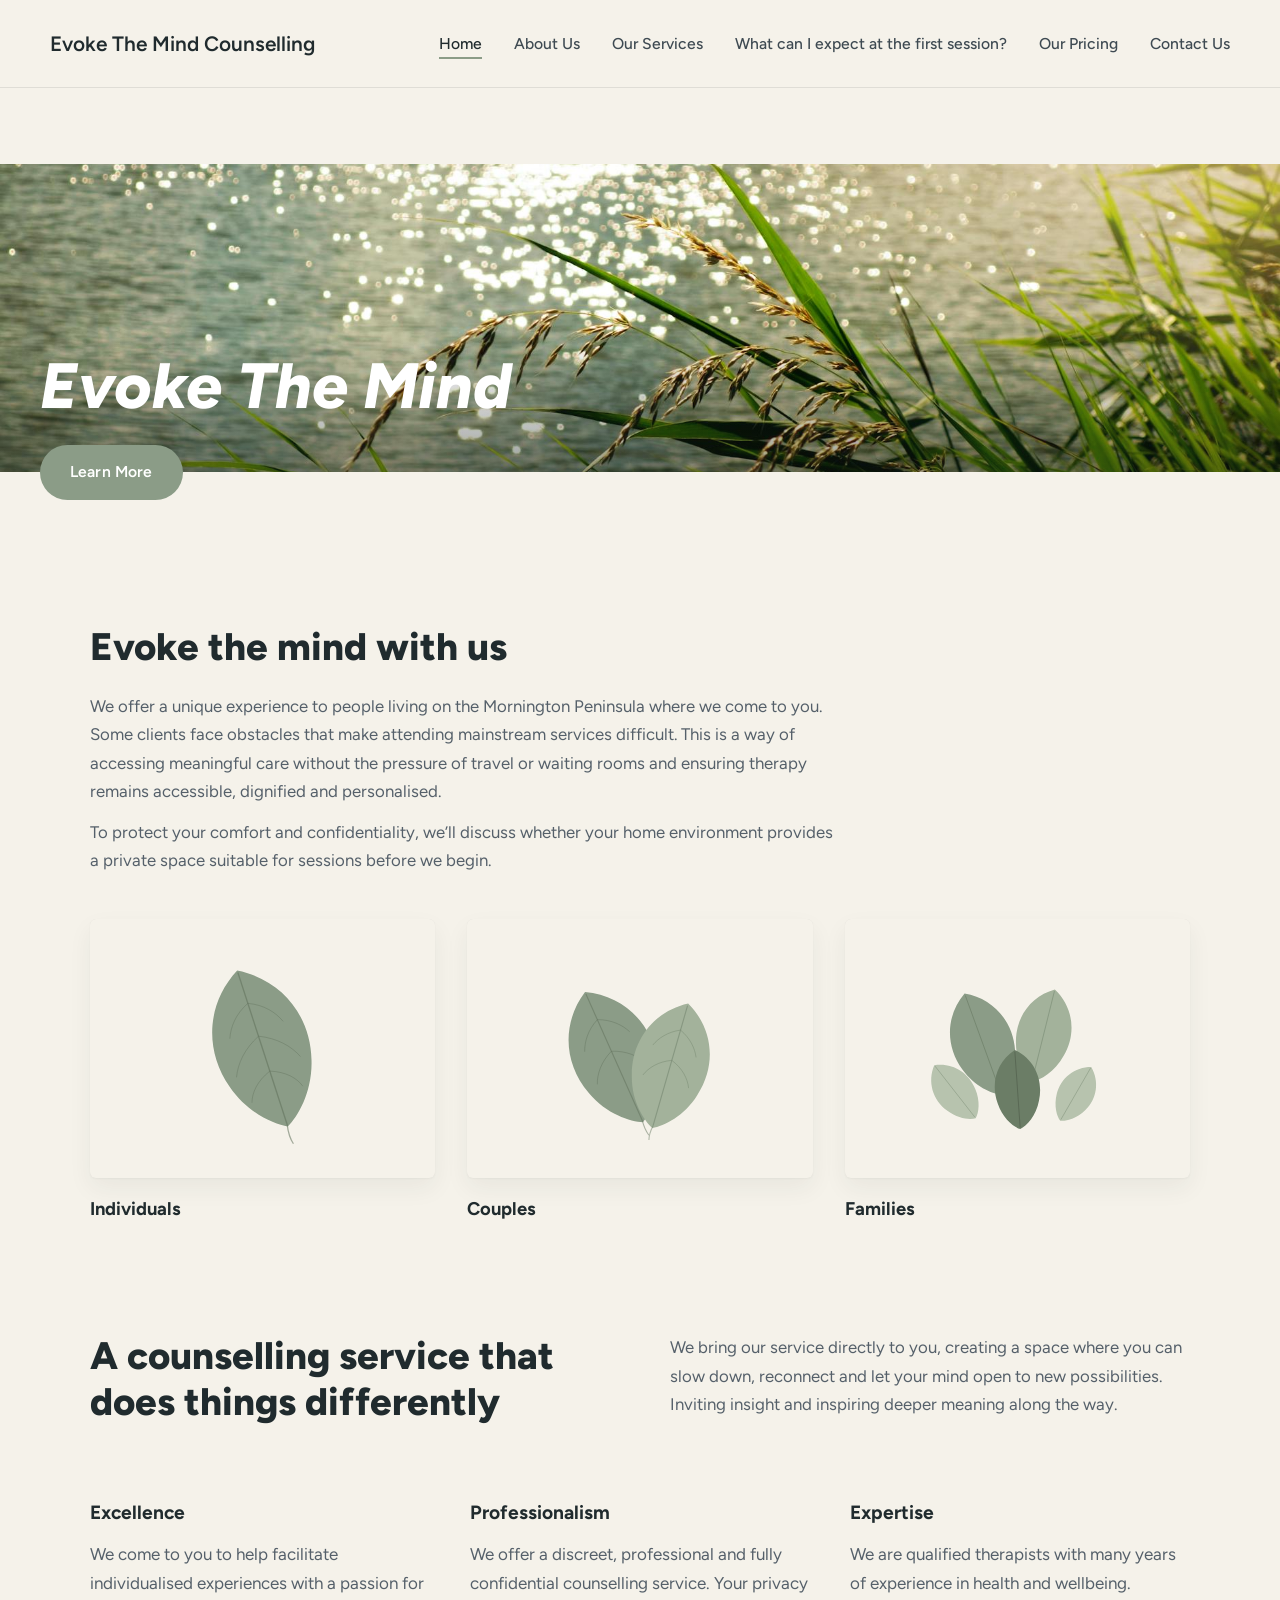
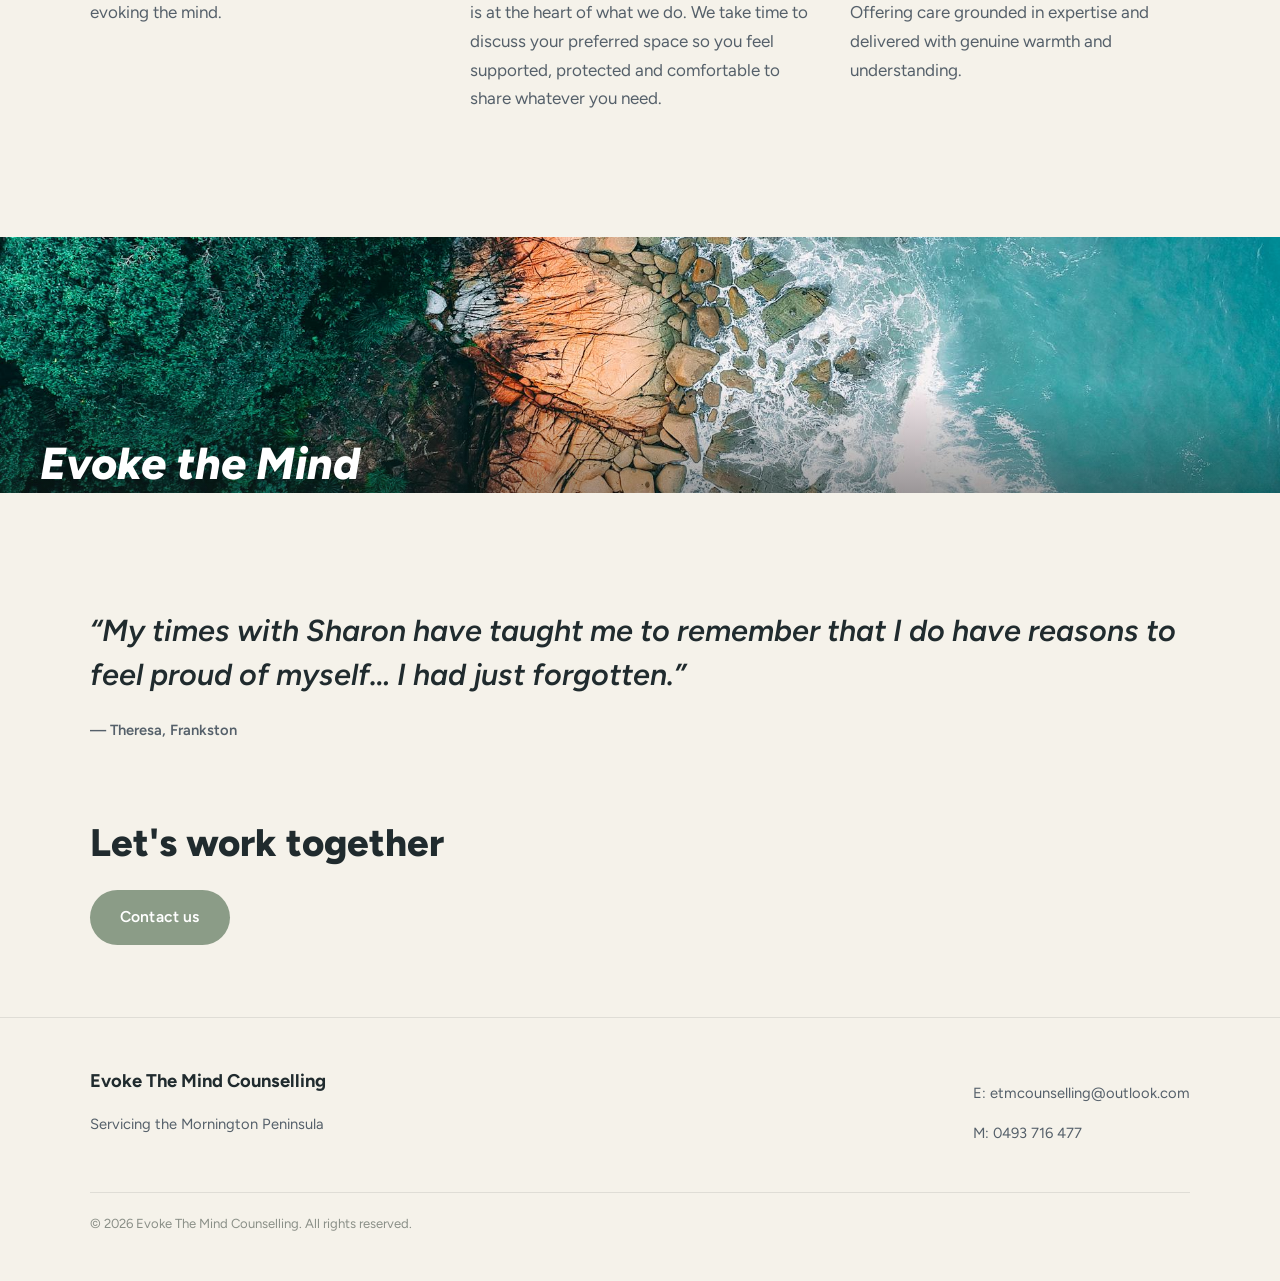
<file: index.html>
<!DOCTYPE html>
<html lang="en-AU">
<head>
<meta charset="UTF-8">
<meta name="viewport" content="width=device-width, initial-scale=1">
<title>Counselling Mornington Peninsula | Evoke The Mind Counselling</title>
<meta name="description" content="Face-to-face, video and phone counselling on the Mornington Peninsula. We come to you — individual, couples and family counselling with Evoke The Mind Counselling.">
<link rel="canonical" href="https://sk2026-web.github.io/etmcounselling/">
<meta name="robots" content="index, follow">
<meta property="og:type" content="website">
<meta property="og:title" content="Counselling Mornington Peninsula | Evoke The Mind Counselling">
<meta property="og:description" content="Face-to-face, video and phone counselling on the Mornington Peninsula. We come to you — individual, couples and family counselling with Evoke The Mind Counselling.">
<meta property="og:url" content="https://sk2026-web.github.io/etmcounselling/">
<meta property="og:image" content="https://sk2026-web.github.io/etmcounselling/images/hero-coast.jpg">
<meta property="og:locale" content="en_AU">
<meta property="og:site_name" content="Evoke The Mind Counselling">
<meta name="twitter:card" content="summary_large_image">
<meta name="twitter:title" content="Counselling Mornington Peninsula | Evoke The Mind Counselling">
<meta name="twitter:description" content="Face-to-face, video and phone counselling on the Mornington Peninsula. We come to you — individual, couples and family counselling with Evoke The Mind Counselling.">
<meta name="twitter:image" content="https://sk2026-web.github.io/etmcounselling/images/hero-coast.jpg">
<link rel="icon" type="image/png" href="images/favicon.png">
<link rel="stylesheet" href="css/style.css">
<script type="application/ld+json">
{
  "@context": "https://schema.org",
  "@type": "ProfessionalService",
  "name": "Evoke The Mind Counselling",
  "description": "Face-to-face, video and phone counselling on the Mornington Peninsula. We come to you — individual, couples and family counselling.",
  "url": "https://sk2026-web.github.io/etmcounselling/",
  "telephone": "+61493716477",
  "email": "etmcounselling@outlook.com",
  "areaServed": {
    "@type": "Place",
    "name": "Mornington Peninsula, Victoria, Australia"
  },
  "address": {
    "@type": "PostalAddress",
    "addressRegion": "VIC",
    "addressCountry": "AU"
  },
  "openingHoursSpecification": {
    "@type": "OpeningHoursSpecification",
    "dayOfWeek": ["Monday", "Tuesday", "Wednesday", "Thursday"],
    "opens": "09:30",
    "closes": "16:30"
  },
  "priceRange": "$110-$225",
  "sameAs": []
}
</script>
</head>
<body>
<a class="skip-link" href="#main">Skip to content</a>

<header class="site-header">
  <div class="wrap header-row">
    <a class="brand" href="index.html">Evoke The Mind Counselling</a>
    <nav class="main-nav" aria-label="Main">
      <ul>
        <li><a href="index.html" aria-current="page">Home</a></li>
        <li><a href="about.html">About Us</a></li>
        <li><a href="our-services.html">Our Services</a></li>
        <li><a href="first-session.html">What can I expect at the first session?</a></li>
        <li><a href="pricing.html">Our Pricing</a></li>
        <li><a href="contact.html">Contact Us</a></li>
      </ul>
    </nav>
  </div>
</header>

<main id="main">

  <section class="hero">
    <div class="hero-media">
      <img src="images/hero-coast.jpg" alt="Sunlit water and reeds on the Mornington Peninsula">
    </div>
    <div class="hero-overlay">
      <h1>Evoke The Mind</h1>
      <a class="btn btn-sage" href="about.html">Learn More</a>
    </div>
  </section>

  <section>
    <div class="wrap">
      <h2 class="section-title">Evoke the mind with us</h2>
      <p class="section-intro">We offer a unique experience to people living on the Mornington Peninsula where we come to you. Some clients face obstacles that make attending mainstream services difficult. This is a way of accessing meaningful care without the pressure of travel or waiting rooms and ensuring therapy remains accessible, dignified and personalised.</p>
      <p class="section-intro">To protect your comfort and confidentiality, we&rsquo;ll discuss whether your home environment provides a private space suitable for sessions before we begin.</p>

      <div class="stones">
        <div class="stone">
          <div class="stone-img"><img src="images/individuals.svg" alt="A single leaf, branch or ripple, symbolising individual counselling"></div>
          <p class="stone-label">Individuals</p>
        </div>
        <div class="stone">
          <div class="stone-img"><img src="images/couples.svg" alt="Two leaves, stones or ripples together, symbolising couples counselling"></div>
          <p class="stone-label">Couples</p>
        </div>
        <div class="stone">
          <div class="stone-img"><img src="images/families.svg" alt="A small cluster of leaves or stones, symbolising family counselling"></div>
          <p class="stone-label">Families</p>
        </div>
      </div>
    </div>
  </section>

  <section class="flush-top flush-bottom">
    <div class="wrap intro-row">
      <h2 class="section-title">A counselling service that does things differently</h2>
      <p class="section-intro">We bring our service directly to you, creating a space where you can slow down, reconnect and let your mind open to new possibilities. Inviting insight and inspiring deeper meaning along the way.</p>
    </div>
  </section>

  <section class="flush-top">
    <div class="wrap trait-grid">
      <div>
        <h3>Excellence</h3>
        <p>We come to you to help facilitate individualised experiences with a passion for evoking the mind.</p>
      </div>
      <div>
        <h3>Professionalism</h3>
        <p>We offer a discreet, professional and fully confidential counselling service. Your privacy is at the heart of what we do. We take time to discuss your preferred space so you feel supported, protected and comfortable to share whatever you need.</p>
      </div>
      <div>
        <h3>Expertise</h3>
        <p>We are qualified therapists with many years of experience in health and wellbeing. Offering care grounded in expertise and delivered with genuine warmth and understanding.</p>
      </div>
    </div>
  </section>

  <section class="banner-full tight">
    <div class="banner-media">
      <img src="images/evoke-portrait.jpg" alt="Evoke the Mind counselling session">
    </div>
    <div class="banner-caption">
      <h3>Evoke the Mind</h3>
    </div>
  </section>

  <section class="testimonial">
    <div class="wrap">
      <blockquote>&ldquo;My times with Sharon have taught me to remember that I do have reasons to feel proud of myself&hellip; I had just forgotten.&rdquo;</blockquote>
      <cite>— Theresa, Frankston</cite>
    </div>
  </section>

  <section class="cta-band">
    <div class="wrap">
      <h2 class="section-title">Let's work together</h2>
      <a class="btn btn-sage" href="contact.html">Contact us</a>
    </div>
  </section>

</main>

<footer class="site-footer">
  <div class="wrap">
    <div class="footer-inner">
      <div>
        <p class="footer-brand">Evoke The Mind Counselling</p>
        <p class="footer-meta">Servicing the Mornington Peninsula</p>
      </div>
      <div class="footer-meta">
        <p>E: <a href="mailto:etmcounselling@outlook.com">etmcounselling@outlook.com</a></p>
        <p>M: <a href="tel:0493716477">0493 716 477</a></p>
      </div>
    </div>
    <p class="footer-copy">&copy; 2026 Evoke The Mind Counselling. All rights reserved.</p>
  </div>
</footer>

</body>
</html>
</file>
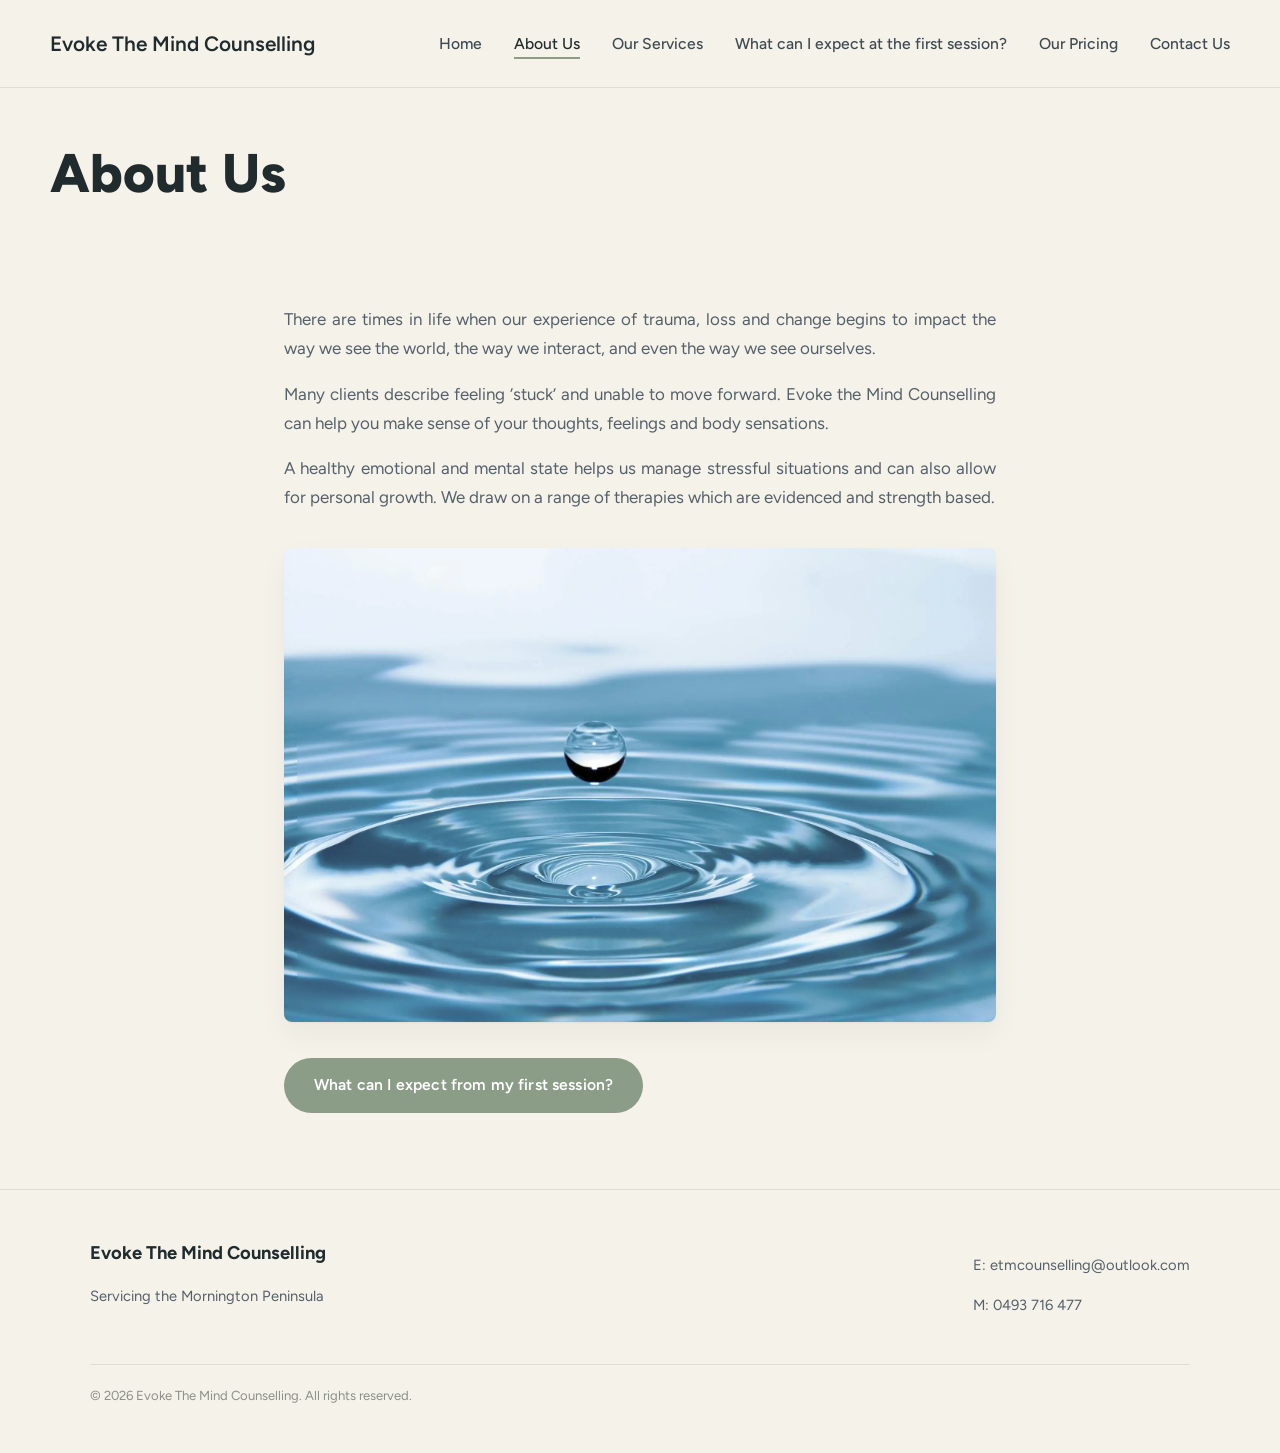
<file: about.html>
<!DOCTYPE html>
<html lang="en-AU">
<head>
<meta charset="UTF-8">
<meta name="viewport" content="width=device-width, initial-scale=1">
<title>About Us | Evoke The Mind Counselling, Mornington Peninsula</title>
<meta name="description" content="Learn how Evoke The Mind Counselling helps Mornington Peninsula clients make sense of trauma, loss and change using evidenced, strength-based therapy.">
<link rel="canonical" href="https://sk2026-web.github.io/etmcounselling/about.html">
<meta name="robots" content="index, follow">
<meta property="og:type" content="website">
<meta property="og:title" content="About Us | Evoke The Mind Counselling, Mornington Peninsula">
<meta property="og:description" content="Learn how Evoke The Mind Counselling helps Mornington Peninsula clients make sense of trauma, loss and change using evidenced, strength-based therapy.">
<meta property="og:url" content="https://sk2026-web.github.io/etmcounselling/about.html">
<meta property="og:image" content="https://sk2026-web.github.io/etmcounselling/images/about-water.jpg">
<meta property="og:locale" content="en_AU">
<meta property="og:site_name" content="Evoke The Mind Counselling">
<meta name="twitter:card" content="summary_large_image">
<meta name="twitter:title" content="About Us | Evoke The Mind Counselling, Mornington Peninsula">
<meta name="twitter:description" content="Learn how Evoke The Mind Counselling helps Mornington Peninsula clients make sense of trauma, loss and change using evidenced, strength-based therapy.">
<meta name="twitter:image" content="https://sk2026-web.github.io/etmcounselling/images/about-water.jpg">
<link rel="icon" type="image/png" href="images/favicon.png">
<link rel="stylesheet" href="css/style.css">
</head>
<body>
<a class="skip-link" href="#main">Skip to content</a>

<header class="site-header">
  <div class="wrap header-row">
    <a class="brand" href="index.html">Evoke The Mind Counselling</a>
    <nav class="main-nav" aria-label="Main">
      <ul>
        <li><a href="index.html">Home</a></li>
        <li><a href="about.html" aria-current="page">About Us</a></li>
        <li><a href="our-services.html">Our Services</a></li>
        <li><a href="first-session.html">What can I expect at the first session?</a></li>
        <li><a href="pricing.html">Our Pricing</a></li>
        <li><a href="contact.html">Contact Us</a></li>
      </ul>
    </nav>
  </div>
</header>

<main id="main">
  <div class="wrap page-heading">
    <h1>About Us</h1>
  </div>

  <section>
    <div class="wrap content-block justified">
      <p>There are times in life when our experience of trauma, loss and change begins to impact the way we see the world, the way we interact, and even the way we see ourselves.</p>
      <p>Many clients describe feeling &lsquo;stuck&rsquo; and unable to move forward. Evoke the Mind Counselling can help you make sense of your thoughts, feelings and body sensations.</p>
      <p>A healthy emotional and mental state helps us manage stressful situations and can also allow for personal growth. We draw on a range of therapies which are evidenced and strength based.</p>

      <img src="images/about-water.jpg" alt="Water droplets — a symbol of clarity and calm">

      <a class="btn btn-sage" href="first-session.html">What can I expect from my first session?</a>
    </div>
  </section>
</main>

<footer class="site-footer">
  <div class="wrap">
    <div class="footer-inner">
      <div>
        <p class="footer-brand">Evoke The Mind Counselling</p>
        <p class="footer-meta">Servicing the Mornington Peninsula</p>
      </div>
      <div class="footer-meta">
        <p>E: <a href="mailto:etmcounselling@outlook.com">etmcounselling@outlook.com</a></p>
        <p>M: <a href="tel:0493716477">0493 716 477</a></p>
      </div>
    </div>
    <p class="footer-copy">&copy; 2026 Evoke The Mind Counselling. All rights reserved.</p>
  </div>
</footer>

</body>
</html>
</file>
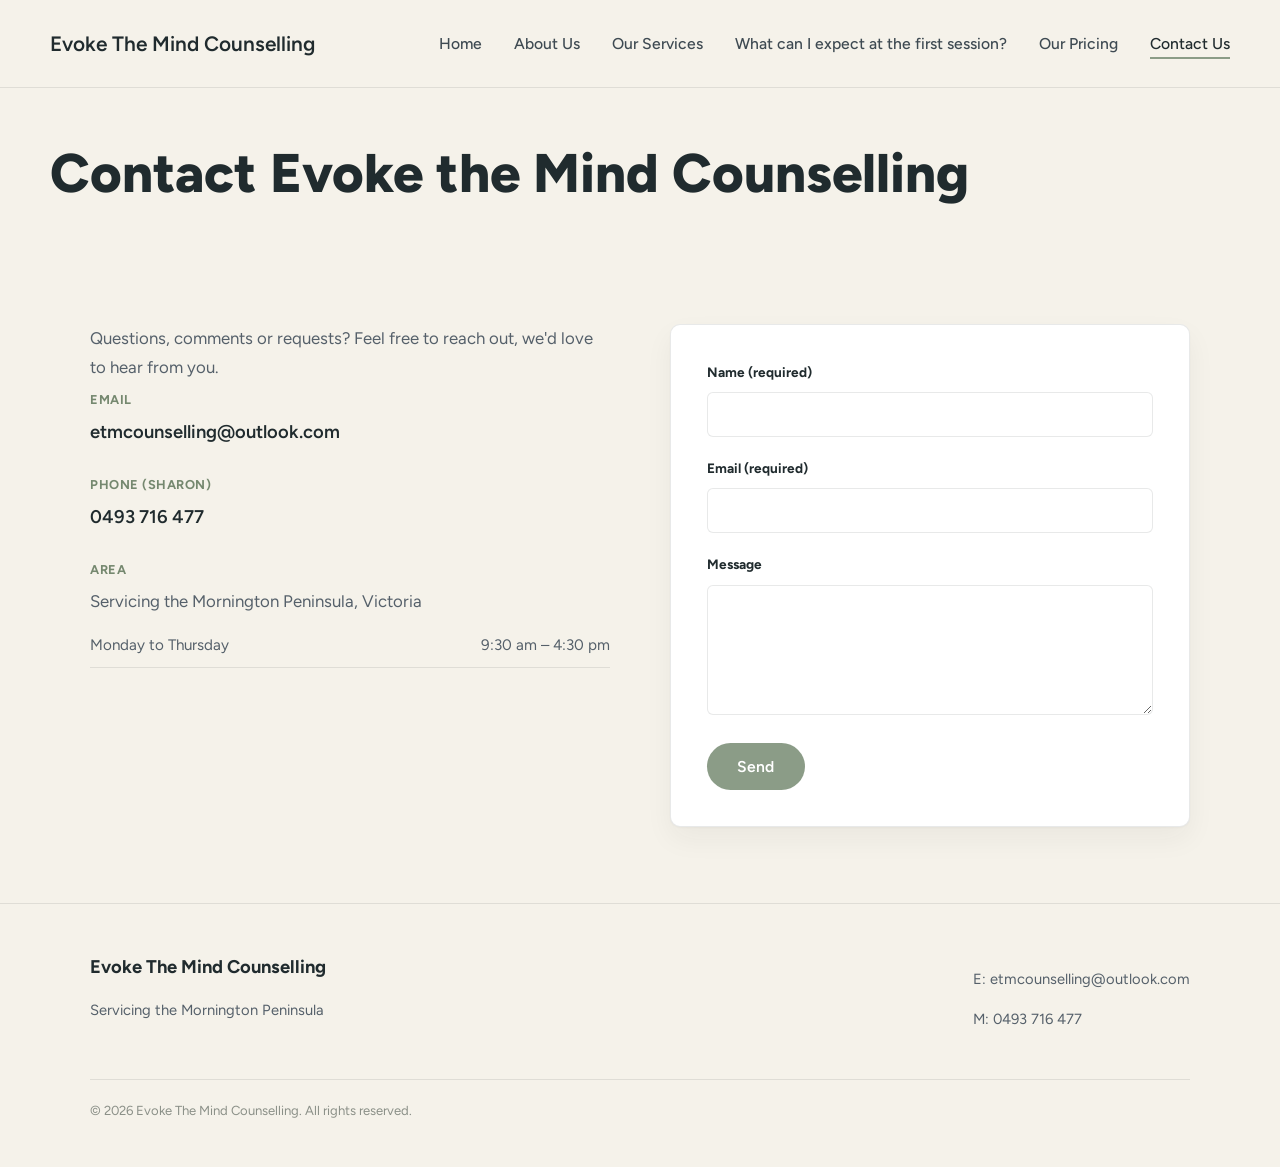
<file: contact.html>
<!DOCTYPE html>
<html lang="en-AU">
<head>
<meta charset="UTF-8">
<meta name="viewport" content="width=device-width, initial-scale=1">
<title>Contact Us | Evoke The Mind Counselling, Mornington Peninsula</title>
<meta name="description" content="Get in touch with Evoke The Mind Counselling — servicing the Mornington Peninsula, Victoria. Call, email, or send a message to book a session.">
<link rel="canonical" href="https://sk2026-web.github.io/etmcounselling/contact.html">
<meta name="robots" content="index, follow">
<meta property="og:type" content="website">
<meta property="og:title" content="Contact Us | Evoke The Mind Counselling, Mornington Peninsula">
<meta property="og:description" content="Get in touch with Evoke The Mind Counselling — servicing the Mornington Peninsula, Victoria. Call, email, or send a message to book a session.">
<meta property="og:url" content="https://sk2026-web.github.io/etmcounselling/contact.html">
<meta property="og:image" content="https://sk2026-web.github.io/etmcounselling/images/hero-coast.jpg">
<meta property="og:locale" content="en_AU">
<meta property="og:site_name" content="Evoke The Mind Counselling">
<meta name="twitter:card" content="summary_large_image">
<meta name="twitter:title" content="Contact Us | Evoke The Mind Counselling, Mornington Peninsula">
<meta name="twitter:description" content="Get in touch with Evoke The Mind Counselling — servicing the Mornington Peninsula, Victoria. Call, email, or send a message to book a session.">
<meta name="twitter:image" content="https://sk2026-web.github.io/etmcounselling/images/hero-coast.jpg">
<link rel="icon" type="image/png" href="images/favicon.png">
<link rel="stylesheet" href="css/style.css">
</head>
<body>
<a class="skip-link" href="#main">Skip to content</a>

<header class="site-header">
  <div class="wrap header-row">
    <a class="brand" href="index.html">Evoke The Mind Counselling</a>
    <nav class="main-nav" aria-label="Main">
      <ul>
        <li><a href="index.html">Home</a></li>
        <li><a href="about.html">About Us</a></li>
        <li><a href="our-services.html">Our Services</a></li>
        <li><a href="first-session.html">What can I expect at the first session?</a></li>
        <li><a href="pricing.html">Our Pricing</a></li>
        <li><a href="contact.html" aria-current="page">Contact Us</a></li>
      </ul>
    </nav>
  </div>
</header>

<main id="main">
  <div class="wrap page-heading">
    <h1>Contact Evoke the Mind Counselling</h1>
  </div>

  <section>
    <div class="wrap contact-grid">
      <div>
        <p class="contact-lede">Questions, comments or requests? Feel free to reach out, we'd love to hear from you.</p>

        <div class="contact-detail">
          <div class="contact-item">
            <p class="label">Email</p>
            <a href="mailto:etmcounselling@outlook.com">etmcounselling@outlook.com</a>
          </div>
          <div class="contact-item">
            <p class="label">Phone (Sharon)</p>
            <a href="tel:0493716477">0493 716 477</a>
          </div>
          <div class="contact-item">
            <p class="label">Area</p>
            <p>Servicing the Mornington Peninsula, Victoria</p>
          </div>
        </div>

        <table class="hours-table">
          <tr><td>Monday to Thursday</td><td>9:30 am – 4:30 pm</td></tr>
        </table>
      </div>

      <div class="form-card">
        <!--
          NOTE: GitHub Pages only serves static files — there is no server to process
          a form submission. This form points to Formspree (a free service that emails
          submissions to you). Sign up at https://formspree.io, create a form with
          etmcounselling@outlook.com as the recipient, and replace YOUR_FORM_ID below
          with the ID Formspree gives you. Until then this form will not send anything.
        -->
        <form action="https://formspree.io/f/xwlvlqok" method="POST">
          <div class="form-field">
            <label for="name">Name (required)</label>
            <input type="text" id="name" name="name" required>
          </div>
          <div class="form-field">
            <label for="email">Email (required)</label>
            <input type="email" id="email" name="email" required>
          </div>
          <div class="form-field">
            <label for="message">Message</label>
            <textarea id="message" name="message"></textarea>
          </div>
          <button class="btn btn-sage" type="submit">Send</button>
        </form>
      </div>
    </div>
  </section>
</main>

<footer class="site-footer">
  <div class="wrap">
    <div class="footer-inner">
      <div>
        <p class="footer-brand">Evoke The Mind Counselling</p>
        <p class="footer-meta">Servicing the Mornington Peninsula</p>
      </div>
      <div class="footer-meta">
        <p>E: <a href="mailto:etmcounselling@outlook.com">etmcounselling@outlook.com</a></p>
        <p>M: <a href="tel:0493716477">0493 716 477</a></p>
      </div>
    </div>
    <p class="footer-copy">&copy; 2026 Evoke The Mind Counselling. All rights reserved.</p>
  </div>
</footer>

</body>
</html>
</file>
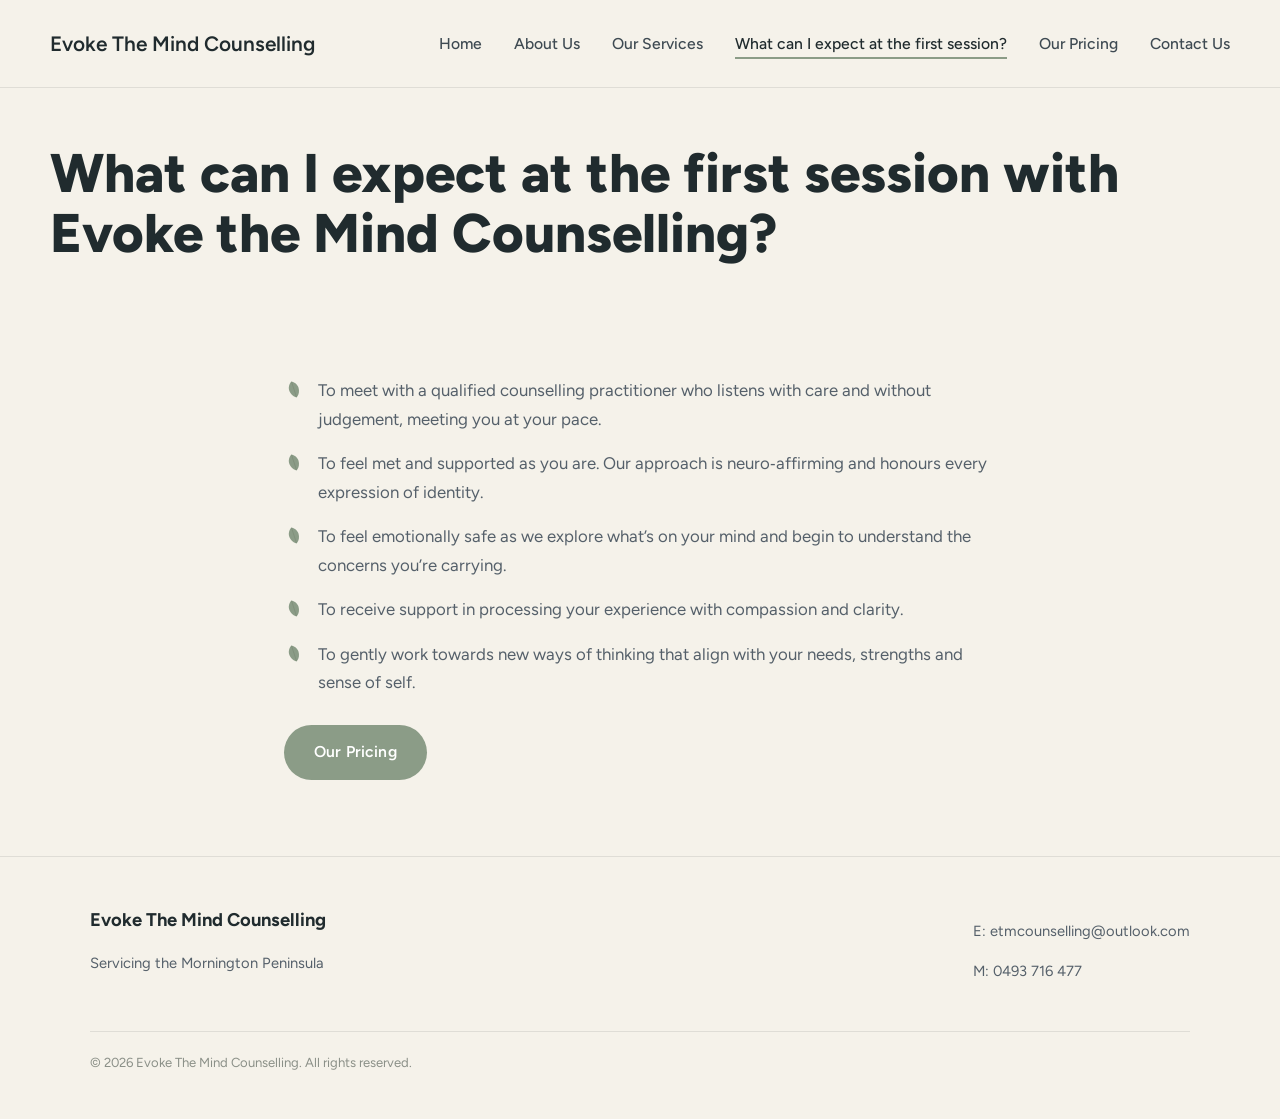
<file: first-session.html>
<!DOCTYPE html>
<html lang="en-AU">
<head>
<meta charset="UTF-8">
<meta name="viewport" content="width=device-width, initial-scale=1">
<title>What to Expect at Your First Session | Evoke The Mind Counselling</title>
<meta name="description" content="Find out what your first counselling session with Evoke The Mind Counselling on the Mornington Peninsula looks like — no judgement, at your pace.">
<link rel="canonical" href="https://sk2026-web.github.io/etmcounselling/first-session.html">
<meta name="robots" content="index, follow">
<meta property="og:type" content="website">
<meta property="og:title" content="What to Expect at Your First Session | Evoke The Mind Counselling">
<meta property="og:description" content="Find out what your first counselling session with Evoke The Mind Counselling on the Mornington Peninsula looks like — no judgement, at your pace.">
<meta property="og:url" content="https://sk2026-web.github.io/etmcounselling/first-session.html">
<meta property="og:image" content="https://sk2026-web.github.io/etmcounselling/images/hero-coast.jpg">
<meta property="og:locale" content="en_AU">
<meta property="og:site_name" content="Evoke The Mind Counselling">
<meta name="twitter:card" content="summary_large_image">
<meta name="twitter:title" content="What to Expect at Your First Session | Evoke The Mind Counselling">
<meta name="twitter:description" content="Find out what your first counselling session with Evoke The Mind Counselling on the Mornington Peninsula looks like — no judgement, at your pace.">
<meta name="twitter:image" content="https://sk2026-web.github.io/etmcounselling/images/hero-coast.jpg">
<link rel="icon" type="image/png" href="images/favicon.png">
<link rel="stylesheet" href="css/style.css">
</head>
<body>
<a class="skip-link" href="#main">Skip to content</a>

<header class="site-header">
  <div class="wrap header-row">
    <a class="brand" href="index.html">Evoke The Mind Counselling</a>
    <nav class="main-nav" aria-label="Main">
      <ul>
        <li><a href="index.html">Home</a></li>
        <li><a href="about.html">About Us</a></li>
        <li><a href="our-services.html">Our Services</a></li>
        <li><a href="first-session.html" aria-current="page">What can I expect at the first session?</a></li>
        <li><a href="pricing.html">Our Pricing</a></li>
        <li><a href="contact.html">Contact Us</a></li>
      </ul>
    </nav>
  </div>
</header>

<main id="main">
  <div class="wrap page-heading">
    <h1>What can I expect at the first session with Evoke the Mind Counselling?</h1>
  </div>

  <section>
    <div class="wrap content-block">
      <ul class="list-check">
        <li>To meet with a qualified counselling practitioner who listens with care and without judgement, meeting you at your pace.</li>
        <li>To feel met and supported as you are. Our approach is neuro‑affirming and honours every expression of identity.</li>
        <li>To feel emotionally safe as we explore what&rsquo;s on your mind and begin to understand the concerns you&rsquo;re carrying.</li>
        <li>To receive support in processing your experience with compassion and clarity.</li>
        <li>To gently work towards new ways of thinking that align with your needs, strengths and sense of self.</li>
      </ul>

      <a class="btn btn-sage" href="pricing.html">Our Pricing</a>
    </div>
  </section>
</main>

<footer class="site-footer">
  <div class="wrap">
    <div class="footer-inner">
      <div>
        <p class="footer-brand">Evoke The Mind Counselling</p>
        <p class="footer-meta">Servicing the Mornington Peninsula</p>
      </div>
      <div class="footer-meta">
        <p>E: <a href="mailto:etmcounselling@outlook.com">etmcounselling@outlook.com</a></p>
        <p>M: <a href="tel:0493716477">0493 716 477</a></p>
      </div>
    </div>
    <p class="footer-copy">&copy; 2026 Evoke The Mind Counselling. All rights reserved.</p>
  </div>
</footer>

</body>
</html>
</file>
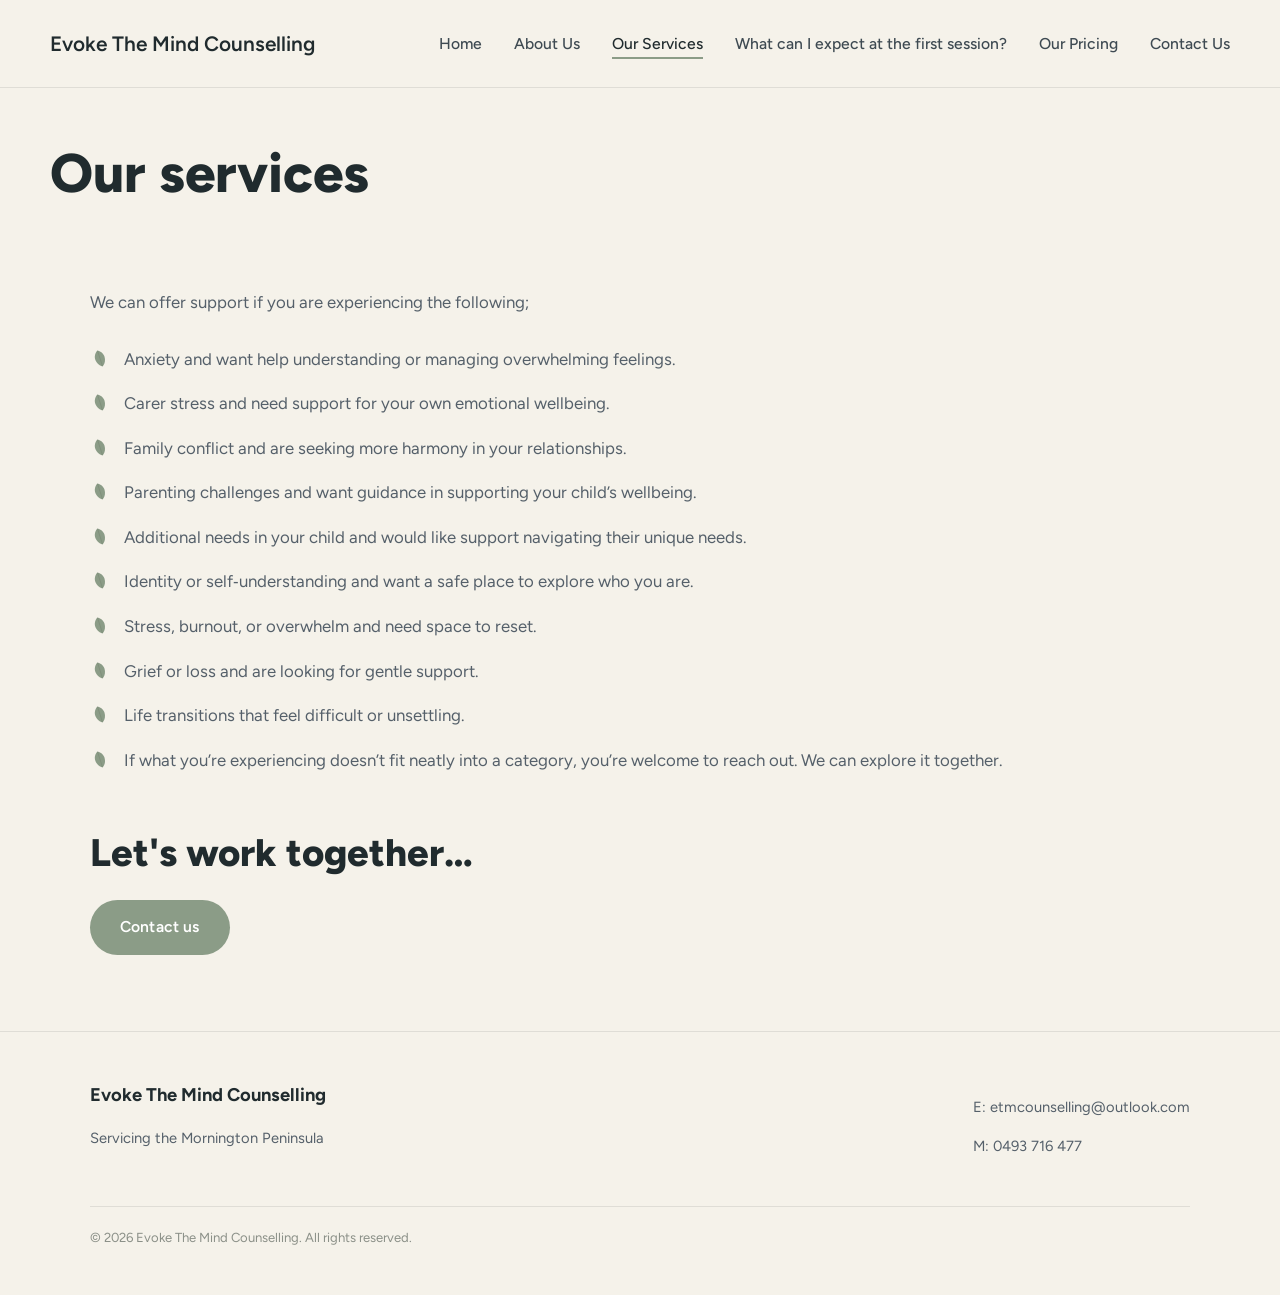
<file: our-services.html>
<!DOCTYPE html>
<html lang="en-AU">
<head>
<meta charset="UTF-8">
<meta name="viewport" content="width=device-width, initial-scale=1">
<title>Our Services | Anxiety, Family & Carer Counselling | Evoke The Mind</title>
<meta name="description" content="Counselling support for anxiety, carer stress, family conflict, parenting challenges, grief, identity and life transitions on the Mornington Peninsula.">
<link rel="canonical" href="https://sk2026-web.github.io/etmcounselling/our-services.html">
<meta name="robots" content="index, follow">
<meta property="og:type" content="website">
<meta property="og:title" content="Our Services | Anxiety, Family & Carer Counselling | Evoke The Mind">
<meta property="og:description" content="Counselling support for anxiety, carer stress, family conflict, parenting challenges, grief, identity and life transitions on the Mornington Peninsula.">
<meta property="og:url" content="https://sk2026-web.github.io/etmcounselling/our-services.html">
<meta property="og:image" content="https://sk2026-web.github.io/etmcounselling/images/individuals.jpg">
<meta property="og:locale" content="en_AU">
<meta property="og:site_name" content="Evoke The Mind Counselling">
<meta name="twitter:card" content="summary_large_image">
<meta name="twitter:title" content="Our Services | Anxiety, Family & Carer Counselling | Evoke The Mind">
<meta name="twitter:description" content="Counselling support for anxiety, carer stress, family conflict, parenting challenges, grief, identity and life transitions on the Mornington Peninsula.">
<meta name="twitter:image" content="https://sk2026-web.github.io/etmcounselling/images/individuals.jpg">
<link rel="icon" type="image/png" href="images/favicon.png">
<link rel="stylesheet" href="css/style.css">
</head>
<body>
<a class="skip-link" href="#main">Skip to content</a>

<header class="site-header">
  <div class="wrap header-row">
    <a class="brand" href="index.html">Evoke The Mind Counselling</a>
    <nav class="main-nav" aria-label="Main">
      <ul>
        <li><a href="index.html">Home</a></li>
        <li><a href="about.html">About Us</a></li>
        <li><a href="our-services.html" aria-current="page">Our Services</a></li>
        <li><a href="first-session.html">What can I expect at the first session?</a></li>
        <li><a href="pricing.html">Our Pricing</a></li>
        <li><a href="contact.html">Contact Us</a></li>
      </ul>
    </nav>
  </div>
</header>

<main id="main">
  <div class="wrap page-heading">
    <h1>Our services</h1>
  </div>

  <section>
    <div class="wrap">
      <p class="section-intro">We can offer support if you are experiencing the following;</p>

      <ul class="list-check">
        <li>Anxiety and want help understanding or managing overwhelming feelings.</li>
        <li>Carer stress and need support for your own emotional wellbeing.</li>
        <li>Family conflict and are seeking more harmony in your relationships.</li>
        <li>Parenting challenges and want guidance in supporting your child&rsquo;s wellbeing.</li>
        <li>Additional needs in your child and would like support navigating their unique needs.</li>
        <li>Identity or self&#8209;understanding and want a safe place to explore who you are.</li>
        <li>Stress, burnout, or overwhelm and need space to reset.</li>
        <li>Grief or loss and are looking for gentle support.</li>
        <li>Life transitions that feel difficult or unsettling.</li>
        <li>If what you&rsquo;re experiencing doesn&rsquo;t fit neatly into a category, you&rsquo;re welcome to reach out. We can explore it together.</li>
      </ul>

      <div class="section-cta">
        <h2 class="section-title">Let's work together&hellip;</h2>
        <a class="btn btn-sage" href="contact.html">Contact us</a>
      </div>
    </div>
  </section>
</main>

<footer class="site-footer">
  <div class="wrap">
    <div class="footer-inner">
      <div>
        <p class="footer-brand">Evoke The Mind Counselling</p>
        <p class="footer-meta">Servicing the Mornington Peninsula</p>
      </div>
      <div class="footer-meta">
        <p>E: <a href="mailto:etmcounselling@outlook.com">etmcounselling@outlook.com</a></p>
        <p>M: <a href="tel:0493716477">0493 716 477</a></p>
      </div>
    </div>
    <p class="footer-copy">&copy; 2026 Evoke The Mind Counselling. All rights reserved.</p>
  </div>
</footer>

</body>
</html>
</file>
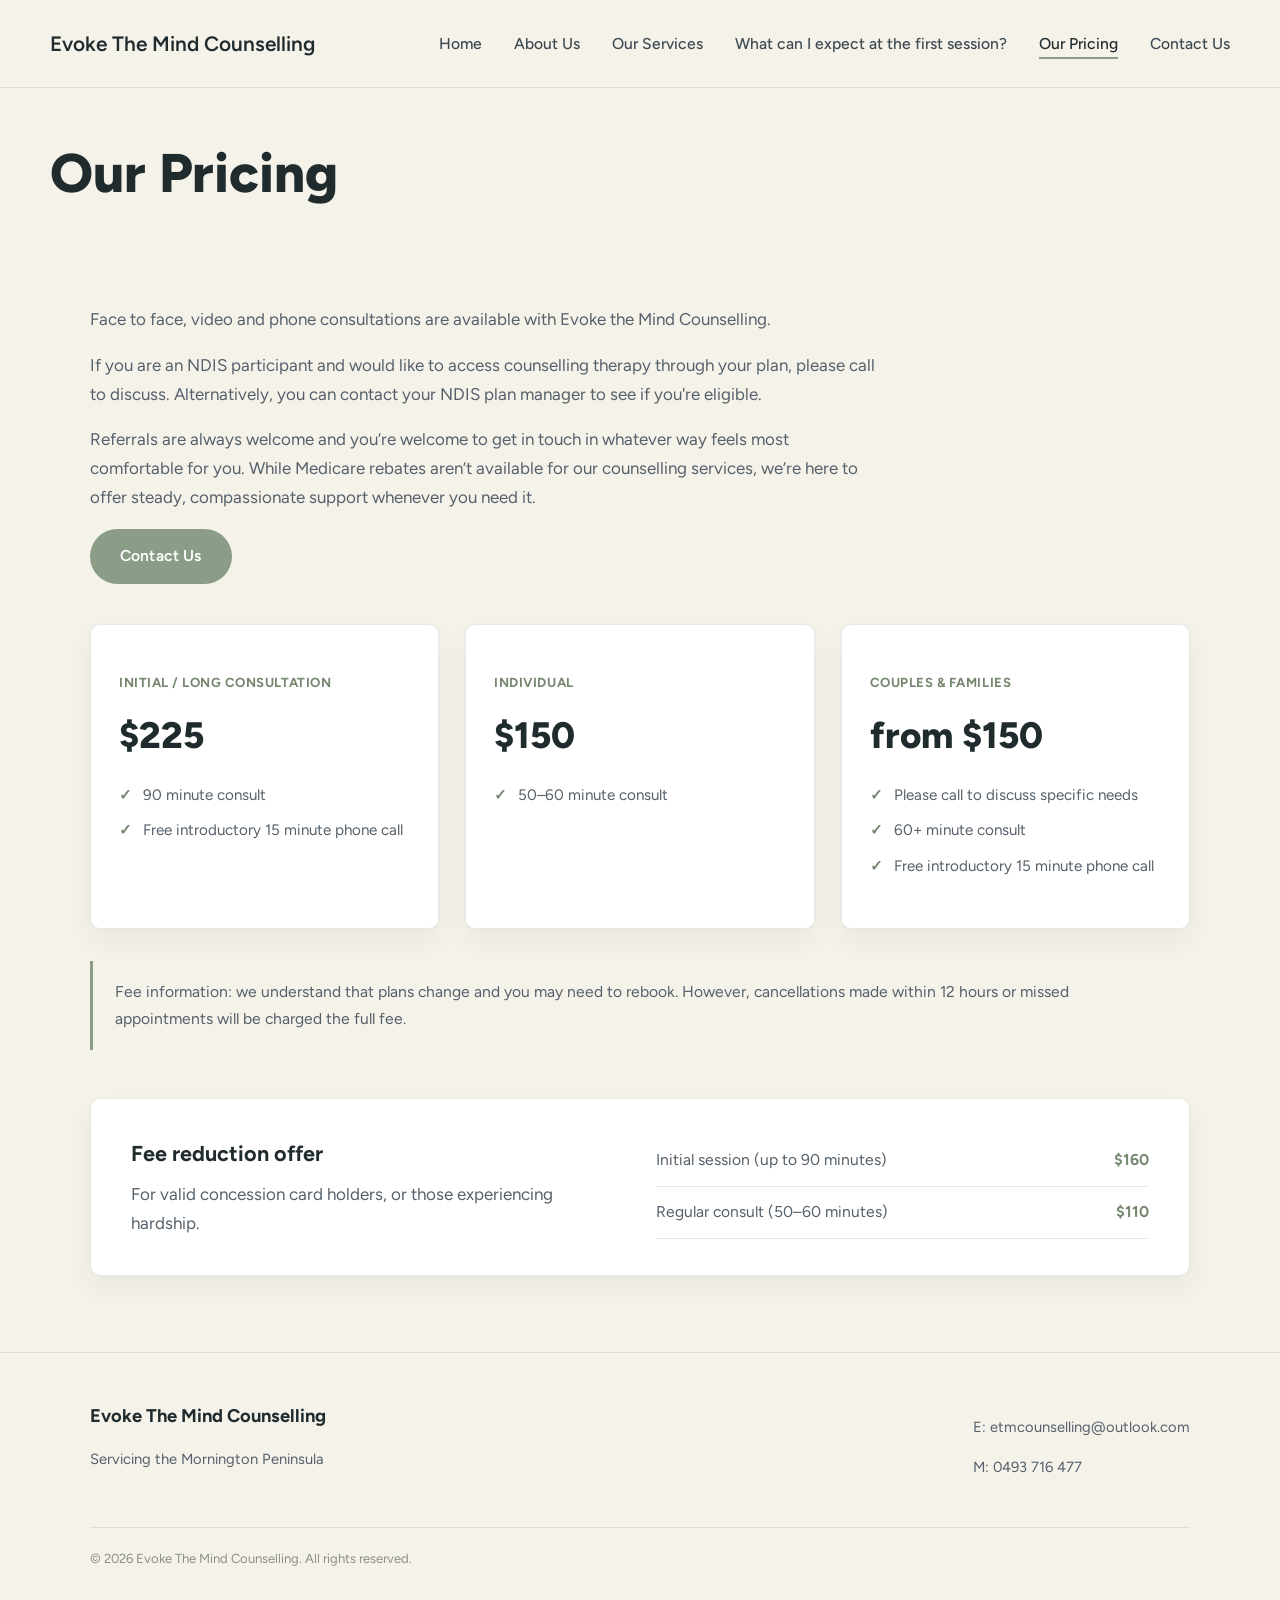
<file: pricing.html>
<!DOCTYPE html>
<html lang="en-AU">
<head>
<meta charset="UTF-8">
<meta name="viewport" content="width=device-width, initial-scale=1">
<title>Our Pricing | Counselling Fees Mornington Peninsula | Evoke The Mind</title>
<meta name="description" content="Transparent counselling fees for individuals, couples and families on the Mornington Peninsula, including concession pricing. Face-to-face, video or phone.">
<link rel="canonical" href="https://sk2026-web.github.io/etmcounselling/pricing.html">
<meta name="robots" content="index, follow">
<meta property="og:type" content="website">
<meta property="og:title" content="Our Pricing | Counselling Fees Mornington Peninsula | Evoke The Mind">
<meta property="og:description" content="Transparent counselling fees for individuals, couples and families on the Mornington Peninsula, including concession pricing. Face-to-face, video or phone.">
<meta property="og:url" content="https://sk2026-web.github.io/etmcounselling/pricing.html">
<meta property="og:image" content="https://sk2026-web.github.io/etmcounselling/images/hero-coast.jpg">
<meta property="og:locale" content="en_AU">
<meta property="og:site_name" content="Evoke The Mind Counselling">
<meta name="twitter:card" content="summary_large_image">
<meta name="twitter:title" content="Our Pricing | Counselling Fees Mornington Peninsula | Evoke The Mind">
<meta name="twitter:description" content="Transparent counselling fees for individuals, couples and families on the Mornington Peninsula, including concession pricing. Face-to-face, video or phone.">
<meta name="twitter:image" content="https://sk2026-web.github.io/etmcounselling/images/hero-coast.jpg">
<link rel="icon" type="image/png" href="images/favicon.png">
<link rel="stylesheet" href="css/style.css">
</head>
<body>
<a class="skip-link" href="#main">Skip to content</a>

<header class="site-header">
  <div class="wrap header-row">
    <a class="brand" href="index.html">Evoke The Mind Counselling</a>
    <nav class="main-nav" aria-label="Main">
      <ul>
        <li><a href="index.html">Home</a></li>
        <li><a href="about.html">About Us</a></li>
        <li><a href="our-services.html">Our Services</a></li>
        <li><a href="first-session.html">What can I expect at the first session?</a></li>
        <li><a href="pricing.html" aria-current="page">Our Pricing</a></li>
        <li><a href="contact.html">Contact Us</a></li>
      </ul>
    </nav>
  </div>
</header>

<main id="main">
  <div class="wrap page-heading">
    <h1>Our Pricing</h1>
  </div>

  <section>
    <div class="wrap">
      <div class="content-block">
        <p>Face to face, video and phone consultations are available with Evoke the Mind Counselling.</p>
        <p>If you are an NDIS participant and would like to access counselling therapy through your plan, please call to discuss. Alternatively, you can contact your NDIS plan manager to see if you're eligible.</p>
        <p>Referrals are always welcome and you&rsquo;re welcome to get in touch in whatever way feels most comfortable for you. While Medicare rebates aren&rsquo;t available for our counselling services, we&rsquo;re here to offer steady, compassionate support whenever you need it.</p>
        <a class="btn btn-sage" href="contact.html">Contact Us</a>
      </div>

      <div class="pricing-grid">
        <div class="price-card">
          <p class="kicker">Initial / Long Consultation</p>
          <p class="amount">$225</p>
          <ul>
            <li>90 minute consult</li>
            <li>Free introductory 15 minute phone call</li>
          </ul>
        </div>
        <div class="price-card">
          <p class="kicker">Individual</p>
          <p class="amount">$150</p>
          <ul>
            <li>50–60 minute consult</li>
          </ul>
        </div>
        <div class="price-card">
          <p class="kicker">Couples &amp; Families</p>
          <p class="amount">from $150</p>
          <ul>
            <li>Please call to discuss specific needs</li>
            <li>60+ minute consult</li>
            <li>Free introductory 15 minute phone call</li>
          </ul>
        </div>
      </div>

      <p class="service-note">Fee information: we understand that plans change and you may need to rebook. However, cancellations made within 12 hours or missed appointments will be charged the full fee.</p>

      <div class="concession-box">
        <div>
          <h3>Fee reduction offer</h3>
          <p class="concession-note">For valid concession card holders, or those experiencing hardship.</p>
        </div>
        <div>
          <div class="concession-item"><span>Initial session (up to 90 minutes)</span><span>$160</span></div>
          <div class="concession-item"><span>Regular consult (50–60 minutes)</span><span>$110</span></div>
        </div>
      </div>
    </div>
  </section>
</main>

<footer class="site-footer">
  <div class="wrap">
    <div class="footer-inner">
      <div>
        <p class="footer-brand">Evoke The Mind Counselling</p>
        <p class="footer-meta">Servicing the Mornington Peninsula</p>
      </div>
      <div class="footer-meta">
        <p>E: <a href="mailto:etmcounselling@outlook.com">etmcounselling@outlook.com</a></p>
        <p>M: <a href="tel:0493716477">0493 716 477</a></p>
      </div>
    </div>
    <p class="footer-copy">&copy; 2026 Evoke The Mind Counselling. All rights reserved.</p>
  </div>
</footer>

</body>
</html>
</file>
<file: css/style.css>
@import url('https://fonts.googleapis.com/css2?family=Figtree:ital,wght@0,400;0,500;0,600;0,700;0,800;1,600;1,700;1,800&display=swap');

:root {
  --color-bg: #F5F2EA;
  --color-heading: #202B2E;
  --color-body: #55606A;
  --color-nav: #3E4A52;
  --color-sage: #8B9C87;
  --color-sage-dark: #75886F;
  --color-line: rgba(32, 43, 46, 0.1);
  --font-body: "Figtree", -apple-system, BlinkMacSystemFont, "Segoe UI", sans-serif;
  --max-width: 1180px;
}

* { box-sizing: border-box; }

html { scroll-behavior: smooth; }

body {
  margin: 0;
  background: var(--color-bg);
  color: var(--color-body);
  font-family: var(--font-body);
  font-size: 17px;
  line-height: 1.7;
  -webkit-font-smoothing: antialiased;
}

a { color: inherit; }
img { max-width: 100%; display: block; }

.wrap {
  max-width: var(--max-width);
  margin: 0 auto;
  padding: 0 40px;
}

.skip-link {
  position: absolute;
  left: -9999px;
  top: 0;
  background: var(--color-heading);
  color: #fff;
  padding: 12px 20px;
  z-index: 100;
}
.skip-link:focus { left: 16px; top: 16px; }

:focus-visible { outline: 2px solid var(--color-sage-dark); outline-offset: 3px; }

/* ---------- Header ---------- */
header.site-header {
  background: var(--color-bg);
  border-bottom: 1px solid var(--color-line);
}

.header-row {
  display: flex;
  align-items: center;
  justify-content: space-between;
  flex-wrap: wrap;
  gap: 16px;
  padding: 26px 0;
}

.brand {
  font-family: var(--font-body);
  font-weight: 600;
  font-size: 1.3rem;
  text-decoration: none;
  color: var(--color-heading);
}
.brand em { font-style: normal; }

nav.main-nav ul {
  list-style: none;
  display: flex;
  gap: 32px;
  margin: 0;
  padding: 0;
  flex-wrap: wrap;
}

nav.main-nav a {
  text-decoration: none;
  font-size: 0.98rem;
  font-weight: 500;
  color: var(--color-nav);
  padding-bottom: 4px;
  border-bottom: 2px solid transparent;
  transition: border-color 0.2s ease, color 0.2s ease;
}

nav.main-nav a:hover,
nav.main-nav a[aria-current="page"] {
  border-color: var(--color-sage);
  color: var(--color-heading);
}

/* ---------- Buttons ---------- */
.btn {
  display: inline-flex;
  align-items: center;
  gap: 10px;
  font-family: var(--font-body);
  font-weight: 600;
  font-size: 0.98rem;
  letter-spacing: 0.01em;
  text-decoration: none;
  padding: 14px 30px;
  border-radius: 999px;
  transition: background 0.2s ease, transform 0.15s ease, box-shadow 0.2s ease;
  border: none;
  cursor: pointer;
}

.btn-sage { background: var(--color-sage); color: #fff; }
.btn-sage:hover { background: var(--color-sage-dark); transform: translateY(-1px); box-shadow: 0 6px 16px rgba(139,156,135,0.35); }

.btn-outline {
  background: transparent;
  border: 1.5px solid var(--color-heading);
  color: var(--color-heading);
}
.btn-outline:hover { background: var(--color-heading); color: #fff; }

/* ---------- Hero (full-width banner) ---------- */
.hero {
  position: relative;
}

.hero-media {
  position: relative;
  width: 100%;
  height: clamp(200px, 24vw, 340px);
  overflow: hidden;
  background: var(--color-line);
}
.hero-media img {
  position: absolute;
  inset: 0;
  width: 100%;
  height: 100%;
  object-fit: cover;
  display: block;
}
.hero-media::after {
  content: "";
  position: absolute;
  left: 0; right: 0; bottom: 0;
  height: 45%;
  background: linear-gradient(to top, rgba(16, 22, 20, 0.4), rgba(16, 22, 20, 0));
  pointer-events: none;
}

.hero-overlay {
  position: absolute;
  left: 0;
  bottom: 0;
  z-index: 2;
  padding: 0 0 48px 40px;
  max-width: 640px;
}

.hero h1 {
  font-family: var(--font-body);
  font-weight: 800;
  font-style: italic;
  font-size: clamp(2.4rem, 5.2vw, 4rem);
  line-height: 1.05;
  margin: 0 0 26px;
  color: #fff;
}

/* ---------- Sections ---------- */
section { padding: 76px 0; }
section.tight { padding: 48px 0; }
section.flush-top { padding-top: 32px; }
section.flush-bottom { padding-bottom: 32px; }

h2.section-title {
  font-family: var(--font-body);
  font-weight: 800;
  font-size: clamp(1.9rem, 3vw, 2.5rem);
  line-height: 1.2;
  margin: 0 0 22px;
  color: var(--color-heading);
}

p.section-intro {
  font-size: 1.05rem;
  color: var(--color-body);
  max-width: 68ch;
  margin: 0 0 12px;
}

/* Individuals / Couples / Families */
.stones {
  display: grid;
  grid-template-columns: repeat(3, 1fr);
  gap: 32px;
  margin-top: 44px;
}

.stone-img {
  width: 100%;
  aspect-ratio: 4 / 3;
  border-radius: 6px;
  overflow: hidden;
  margin-bottom: 16px;
  background: var(--color-line);
  box-shadow: 0 1px 2px rgba(32,43,46,0.04), 0 10px 24px rgba(32,43,46,0.06);
}
.stone-img img { width: 100%; height: 100%; object-fit: cover; display: block; }

.stone-label {
  font-family: var(--font-body);
  font-weight: 700;
  font-size: 1.15rem;
  color: var(--color-heading);
  margin: 0;
}

/* Two-column intro row (heading left, paragraph right) */
.intro-row {
  display: grid;
  grid-template-columns: 1fr 1fr;
  gap: 60px;
  align-items: start;
}
.intro-row .section-title { margin: 0; }
.intro-row .section-intro { margin: 0; }

/* Full-bleed secondary banner with caption overlay */
.banner-full {
  position: relative;
}
.banner-media {
  position: relative;
  width: 100%;
  height: clamp(180px, 20vw, 300px);
  overflow: hidden;
  background: var(--color-line);
}
.banner-media img {
  position: absolute;
  inset: 0;
  width: 100%;
  height: 100%;
  object-fit: cover;
  display: block;
}
.banner-media::after {
  content: "";
  position: absolute;
  left: 0; right: 0; bottom: 0;
  height: 42%;
  background: linear-gradient(to top, rgba(16, 22, 20, 0.4), rgba(16, 22, 20, 0));
  pointer-events: none;
}

.banner-caption {
  position: absolute;
  left: 40px;
  bottom: 40px;
  z-index: 2;
}
.banner-caption h3 {
  font-family: var(--font-body);
  font-weight: 800;
  font-style: italic;
  font-size: clamp(1.8rem, 3.6vw, 2.8rem);
  color: #fff;
  margin: 0;
}

/* Excellence / Professionalism / Expertise — plain three-column */
.trait-grid {
  display: grid;
  grid-template-columns: repeat(3, 1fr);
  gap: 40px;
  margin-top: 8px;
}
.trait-grid h3 {
  font-family: var(--font-body);
  font-weight: 700;
  font-size: 1.2rem;
  margin: 0 0 10px;
  color: var(--color-heading);
}
.trait-grid p { margin: 0; color: var(--color-body); }

/* Testimonial */
.testimonial { padding: 68px 0 56px; }

.testimonial .quote-mark {
  font-family: var(--font-body);
  font-weight: 800;
  font-style: italic;
  font-size: 3.4rem;
  line-height: 1;
  color: var(--color-sage);
  display: block;
  margin-bottom: 4px;
}

.testimonial blockquote {
  font-family: var(--font-body);
  font-weight: 600;
  font-style: italic;
  font-size: clamp(1.35rem, 2.6vw, 1.9rem);
  line-height: 1.45;
  max-width: 56ch;
  margin: 0 0 18px;
  color: var(--color-heading);
}

.testimonial cite {
  font-style: normal;
  font-weight: 600;
  font-size: 0.92rem;
  color: var(--color-body);
}

/* CTA band */
.cta-band { text-align: left; padding: 20px 0 72px; }
.cta-band h2 { margin: 0 0 24px; }

.section-cta { margin-top: 56px; }
.section-cta .section-title { margin-bottom: 24px; }

/* Page heading (plain, on cream bg — no dark banner) */
.page-heading { padding: 56px 0 8px; }

.page-heading h1 {
  font-family: var(--font-body);
  font-weight: 800;
  font-size: clamp(2.4rem, 5vw, 3.4rem);
  margin: 0;
  color: var(--color-heading);
  line-height: 1.1;
}

/* Content pages */
.content-block { max-width: 72ch; }
.content-block p { color: var(--color-body); font-size: 1.06rem; }
.content-block.justified p { text-align: justify; text-justify: inter-word; }
.content-block img { width: 100%; border-radius: 8px; margin: 36px 0; background: var(--color-line); box-shadow: 0 1px 2px rgba(32,43,46,0.03), 0 12px 28px rgba(32,43,46,0.05); }

.list-check {
  list-style: none;
  padding: 0;
  margin: 28px 0;
  display: flex;
  flex-direction: column;
  gap: 16px;
}

.list-check li {
  padding-left: 34px;
  position: relative;
  color: var(--color-body);
  font-size: 1.05rem;
}

.list-check li::before {
  content: "";
  position: absolute;
  left: 0;
  top: 3px;
  width: 20px;
  height: 20px;
  background: url('../images/leaf-bullet.svg') no-repeat center / contain;
}

/* Services list */
.services-list { margin-top: 36px; border-top: 1px solid var(--color-line); }

.service-row {
  display: grid;
  grid-template-columns: 220px 1fr;
  gap: 28px;
  padding: 32px 0;
  border-bottom: 1px solid var(--color-line);
}

.service-row h3 {
  font-family: var(--font-body);
  font-weight: 700;
  font-size: 1.3rem;
  margin: 0;
  color: var(--color-heading);
}
.service-row p { margin: 0; color: var(--color-body); font-size: 1.05rem; }

.service-note {
  margin-top: 32px;
  border-left: 3px solid var(--color-sage);
  padding: 18px 22px;
  font-size: 0.98rem;
  color: var(--color-body);
}

/* Pricing cards */
.pricing-grid {
  display: grid;
  grid-template-columns: repeat(3, 1fr);
  gap: 26px;
  margin-top: 40px;
}

.price-card {
  background: #fff;
  border-radius: 10px;
  padding: 34px 28px;
  border: 1px solid var(--color-line);
  box-shadow: 0 1px 2px rgba(32,43,46,0.03), 0 12px 28px rgba(32,43,46,0.05);
}

.price-card .kicker {
  font-size: 0.82rem;
  font-weight: 700;
  letter-spacing: 0.04em;
  text-transform: uppercase;
  color: var(--color-sage-dark);
  margin-bottom: 10px;
}

.price-card .amount {
  font-family: var(--font-body);
  font-weight: 800;
  font-size: 2.3rem;
  color: var(--color-heading);
  margin: 0 0 16px;
}

.price-card ul { list-style: none; padding: 0; margin: 0 0 14px; display: flex; flex-direction: column; gap: 10px; }
.price-card ul li { padding-left: 24px; position: relative; font-size: 0.95rem; color: var(--color-body); }
.price-card ul li::before { content: "✓"; position: absolute; left: 0; color: var(--color-sage-dark); font-weight: 700; }

.price-card .fine-print { font-size: 0.8rem; color: #8b8f80; margin-top: 14px; }

.concession-box {
  margin-top: 48px;
  background: #fff;
  border: 1px solid var(--color-line);
  border-radius: 10px;
  padding: 36px 40px;
  display: grid;
  grid-template-columns: 1fr 1fr;
  gap: 32px;
  box-shadow: 0 1px 2px rgba(32,43,46,0.03), 0 12px 28px rgba(32,43,46,0.05);
}

.concession-box h3 {
  font-family: var(--font-body);
  font-weight: 700;
  font-size: 1.35rem;
  margin: 0 0 8px;
  color: var(--color-heading);
}
.concession-note { margin: 0; color: var(--color-body); }

.concession-item {
  display: flex;
  justify-content: space-between;
  padding: 12px 0;
  border-bottom: 1px solid var(--color-line);
  font-size: 0.98rem;
}
.concession-item span:last-child { font-weight: 700; color: var(--color-sage-dark); }

/* Contact page */
.contact-grid { display: grid; grid-template-columns: 1fr 1fr; gap: 60px; margin-top: 36px; }
.contact-detail { display: flex; flex-direction: column; gap: 26px; }

.contact-item .label {
  font-size: 0.8rem;
  font-weight: 700;
  letter-spacing: 0.04em;
  text-transform: uppercase;
  color: var(--color-sage-dark);
  margin-bottom: 6px;
}

.contact-item a { text-decoration: none; font-size: 1.15rem; color: var(--color-heading); font-weight: 600; }
.contact-item a:hover { color: var(--color-sage-dark); }
.contact-item p { margin: 0; font-size: 1.05rem; color: var(--color-body); }
.contact-lede { color: var(--color-body); font-size: 1.05rem; margin: 0 0 8px; }

.hours-table { width: 100%; border-collapse: collapse; margin-top: 8px; }
.hours-table td { padding: 9px 0; border-bottom: 1px solid var(--color-line); font-size: 0.95rem; }
.hours-table td:last-child { text-align: right; color: var(--color-body); }

.form-card { background: #fff; border: 1px solid var(--color-line); border-radius: 10px; padding: 36px; box-shadow: 0 1px 2px rgba(32,43,46,0.03), 0 12px 28px rgba(32,43,46,0.05); }
.form-field { margin-bottom: 20px; }
.form-field label { display: block; font-size: 0.85rem; font-weight: 700; margin-bottom: 8px; color: var(--color-heading); }
.form-field input, .form-field textarea {
  width: 100%;
  padding: 12px 14px;
  border: 1.5px solid var(--color-line);
  border-radius: 6px;
  font-family: var(--font-body);
  font-size: 0.98rem;
  background: #fff;
  transition: border-color 0.2s ease;
}
.form-field input:focus, .form-field textarea:focus {
  border-color: var(--color-sage);
  outline: none;
}
.form-field textarea { min-height: 130px; resize: vertical; }

/* ---------- Footer ---------- */
footer.site-footer { border-top: 1px solid var(--color-line); padding: 48px 0 32px; }
.footer-inner { display: flex; justify-content: space-between; flex-wrap: wrap; gap: 24px; }
.footer-brand { font-family: var(--font-body); font-weight: 700; font-size: 1.15rem; color: var(--color-heading); margin: 0 0 8px; }
.footer-meta { font-size: 0.92rem; color: var(--color-body); }
.footer-meta a { text-decoration: none; }
.footer-meta a:hover { color: var(--color-sage-dark); }
.footer-copy { margin-top: 32px; padding-top: 20px; border-top: 1px solid var(--color-line); font-size: 0.82rem; color: #8b9088; }

/* ---------- Responsive ---------- */
@media (max-width: 860px) {
  .stones { grid-template-columns: 1fr; gap: 28px; }
  .intro-row { grid-template-columns: 1fr; gap: 20px; }
  .trait-grid { grid-template-columns: 1fr; gap: 28px; }
  .banner-caption { left: 24px; bottom: 24px; }
  .pricing-grid { grid-template-columns: 1fr; }
  .concession-box { grid-template-columns: 1fr; padding: 28px 24px; }
  .contact-grid { grid-template-columns: 1fr; gap: 36px; }
  .service-row { grid-template-columns: 1fr; gap: 8px; }
  nav.main-nav ul { gap: 16px 20px; }
  .footer-inner { flex-direction: column; }
  .hero-overlay { padding: 0 24px 40px; max-width: 100%; }
  .wrap { padding: 0 24px; }
}

@media (prefers-reduced-motion: reduce) {
  html { scroll-behavior: auto; }
  * { transition: none !important; }
}
</file>
